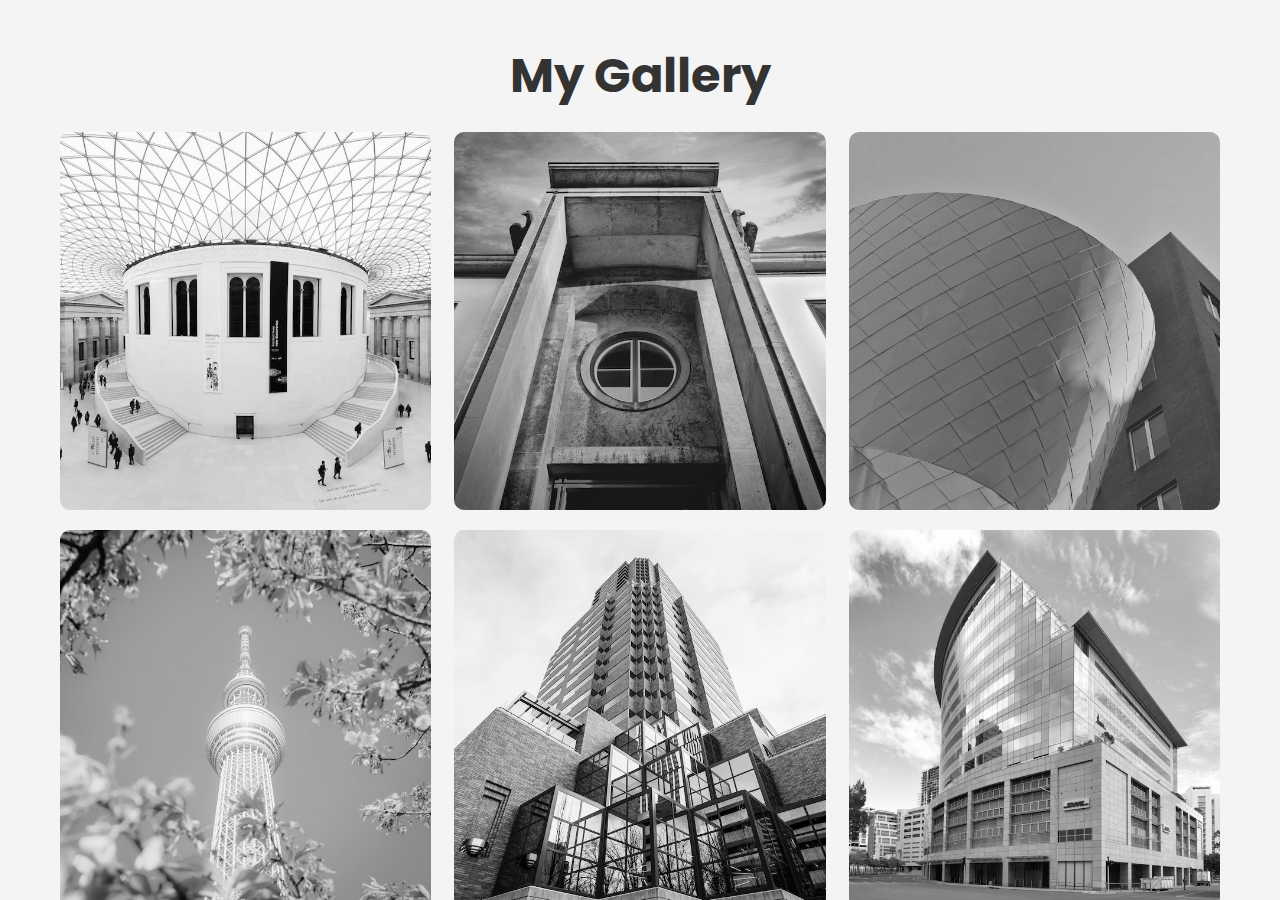
<file: Image gallery/index.html>
<!DOCTYPE html>
<html lang="en">
<head>
    <meta charset="UTF-8">
    <meta name="viewport" content="width=device-width, initial-scale=1.0">
    <title>Image_Gallery</title>
    <link rel="shortcut icon" href="favicon.ico" type="image/x-icon">
    <link rel="stylesheet" href="style.css">
</head>
<body>
    <div id="wrapper">
        <div class="container">
            <h1>My Gallery</h1>
            <div class="gallery">
                <figure class="card">
                    <img src="image1.jpg" alt="">
                    <figcaption>Image 1</figcaption>
                </figure>
                <figure class="card">
                    <img src="image2.jpeg" alt="">
                    <figcaption>Image 2</figcaption>
                </figure>
                <figure class="card">
                    <img src="image3.jpeg" alt="">
                    <figcaption>Image 3</figcaption>
                </figure>
                <figure class="card">
                    <img src="image4.jpeg" alt="">
                    <figcaption>Image 4</figcaption>
                </figure>
                <figure class="card">
                    <img src="image5.jpeg" alt="">
                    <figcaption>Image 5</figcaption>
                </figure>
                <figure class="card">
                    <img src="image6.jpeg" alt="">
                    <figcaption>Image 6</figcaption>
                </figure>
                <figure class="card">
                    <img src="image7.jpeg" alt="">
                    <figcaption>Image 7</figcaption>
                </figure>
                <figure class="card">
                    <img src="image8.jpeg" alt="">
                    <figcaption>Image 8</figcaption>
                </figure>
                <figure class="card">
                    <img src="image9.jpeg" alt="">
                    <figcaption>Image 9</figcaption>
                </figure>

            </div>
        </div>
    </div>
</body>
</html>
</file>
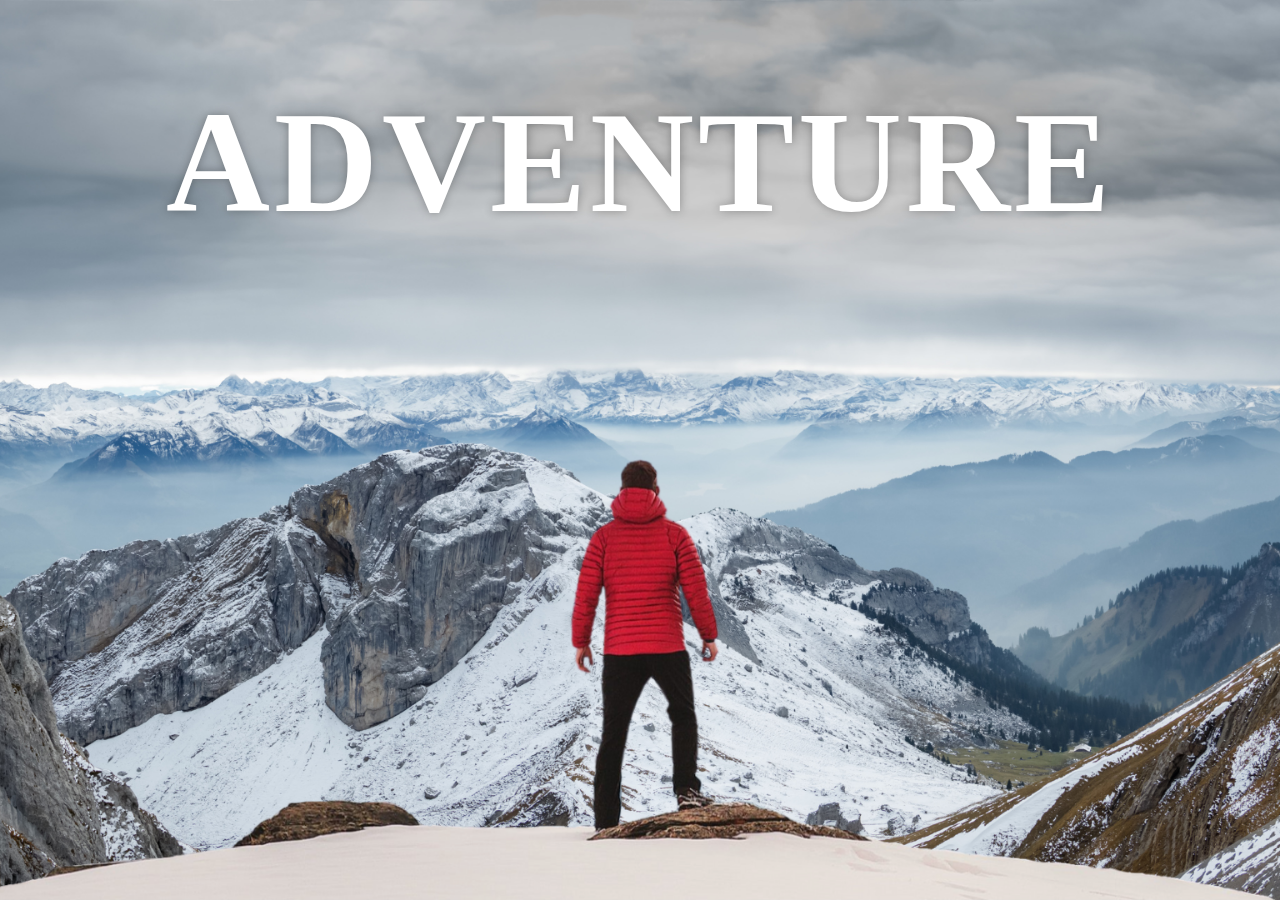
<file: Parallax_Website/index.html>
<!DOCTYPE html>
<html lang="en">
<head>
    <meta charset="UTF-8">
    <meta name="viewport" content="width=device-width, initial-scale=1.0">
    <title>Parallax-Website</title>
    <link rel="stylesheet" href="style.css">
</head>
<body>
    <div id="wrapper">
        <div class="container">
            <img src="background.png" class="background">
            <img src="foreground.png" class="foreground">
            <h1>ADVENTURE</h1>
        </div>

        <section>
            <h2 class="secHeading">Adventure Time!</h2>
            <p class="text">
                Adventure is the essence of the human spirit, a timeless pursuit that fuels our curiosity and drives us to explore the unknown. It's the thrill of setting out into uncharted territory, whether it's traversing dense jungles, scaling towering mountains, or embarking on a solo journey of self-discovery.
                <br><br>
                Adventure stirs the soul, pushing us beyond our comfort zones, and teaching us valuable lessons about resilience, adaptability, and the beauty of embracing the unexpected. 
            </p>
            <div class="bg bg1">
            <!-- multile classes -->
                <h2 class="desc">BIKING</h2>
            </div>
            <p class="text">
                Biking, also known as cycling, is not just a mode of transportation but a way of life for many enthusiasts around the world. The simple act of pedaling on two wheels brings a sense of freedom and connection with the great outdoors.
                <br><br>
                It is not only a fun recreational activity but also an eco-friendly and healthy means of getting around. It promotes physical fitness, cardiovascular health, and a reduced carbon footprint.Moreover, biking fosters a sense of community. Cyclists often form tight-knit groups, sharing their passion for pedaling and embarking on group rides that promote camaraderie and support. It's a sport that transcends age and background, bringing people together in the pursuit of adventure and a healthier lifestyle.So, whether you're a casual rider or a dedicated cyclist, biking offers a world of benefits, from improved health to a deeper connection with the environment and your fellow riders. Strap on your helmet, grab your bike, and embark on a journey of exploration and exhilaration on two wheels.
            </p>
            <div class="bg bg2">
                <h2 class="desc">PARA GLIDING</h2>
            </div>
            <p class="text">
                Paragliding is a thrilling adventure sport that offers an unmatched sense of freedom and a bird's-eye view of the world. Participants strap into a lightweight, wing-shaped parachute and launch themselves off elevated points such as hills, cliffs, or even mountains. 
                <br><br>
                Paragliding is not just about the adrenaline rush; it's an art and science that demands a deep understanding of wind patterns, thermals, and aerodynamics. Pilots learn to read the skies and make calculated decisions to stay aloft and navigate safely.The sensation of paragliding is unlike any other, as you float among the clouds, feeling the wind on your face and taking in breathtaking panoramic views. It's a sport that combines the thrill of adventure with a serene and meditative experience, making it a favorite pastime for those seeking both excitement and tranquility in the great outdoors.Safety is paramount in paragliding, with extensive training and equipment checks essential before taking flight. For those who embrace the challenge and respect the elements, paragliding offers a unique way to connect with the skies and experience the world from a perspective few ever get to enjoy.
            </p>
            <div class="bg bg3">
                <h2 class="desc">SURFING</h2>
            </div>
            <p class="text">
                Surfing is a captivating water sport that epitomizes the harmony between humans and the ocean. It involves riding on the surface of breaking waves using a specially designed board. Surfers paddle out into the open sea, patiently waiting for the right wave to catch. 
                <br><br>
                Surfing isn't just a sport; it's a way of life for many, embodying a deep connection to nature and the ever-changing rhythms of the sea. It requires a keen understanding of ocean conditions, tides, swells, and wind patterns, as well as physical strength, balance, and agility.The allure of surfing lies in the sense of freedom it provides. It's an exhilarating dance with the ocean's power, offering a profound escape from the demands of everyday life. Riding a wave can feel like a meditation, as surfers become attuned to the present moment, surrendering to the ebb and flow of the ocean.Surfing is more than just a sport; it's a lifestyle, a connection to nature, and a source of pure joy for those who embrace its challenges and rewards. It's a reminder that sometimes, the best way to find balance is to ride the waves of life with grace and determination.
            </p>
        </section>
    </div>
</body>
</html>
</file>
<file: Image gallery/style.css>
@import url("https://fonts.googleapis.com/css2?family=Poppins:wght@200;300;400;500;600;700;800&display=swap");
*{
    margin:0 ;
    padding: 0;
    box-sizing: border-box;
}
#wrapper{
    height: 100vh;
    overflow-x:hidden ;
    overflow-y: auto;
}
html, body{
    font-family: "Poppins", sans-serif;
    background-color: #f4f4f4;
    color: #333;
}
.container{
    height: 100%;
    max-width: 1200px;
    margin: 0 auto;
    padding: 20px;
}
.container h1{
    margin: 20px 0;
    text-align: center;
    margin-bottom: 20px;
    font-size: 3rem;
}
.gallery{
    display: flex;
    flex-wrap: wrap;
    justify-content: space-between;
}
.card{
    width: 32%;
    position: relative;  
    margin-bottom: 20px;
    border-radius: 10px;
    overflow: hidden; 
}
.card img{
    width: 100%;
    height: 100%;
    filter: grayscale(100%);
    box-shadow: 0 0 20px #333;
    object-fit: cover;
}
.card:hover{
    transform: scale(1.03);
    filter: drop-shadow(0 0 10px #333);
    transition: 0.3s;
}
.card:hover img{
    filter: grayscale(0%);
}
.card figcaption{
    position: absolute;
    bottom: 0;
    left: 0;
    padding: 25px;
    width: 100%;
    height: 20%;
    font-size: 16px;
    font-weight: 500;
    color: #fff;
    opacity: 0;
    border-radius: 0 0 10px 10px;
    background: linear-gradient(0deg, rgba(0, 0, 0, 0.2) 0%, rgba(255, 255, 255, 0) 100%);
    transition: 0.3s;
}
.card:hover figcaption{
    opacity: 1;
    transform: scale(1.03);
}
</file>
<file: Parallax_Website/style.css>
*{
    margin:0;
    padding:0;
    box-sizing: border-box;
}
#wrapper{
    height:100vh;
    overflow-x:hidden;
    overflow-y:auto;
    perspective: 10px;
}
.container{
    position: relative;
    display: flex;
    justify-content:center;
    align-items:center;
    height: 100%;
    transform-style:preserve-3d;
    z-index: -1;    
}
.background{
    transform: translateZ(-40px) scale(5);
} 
.foreground{
    transform: translateZ(-20px) scale(3);

}
.background, .foreground{
    position: absolute;
    height: 100%;
    width: 100%;
    z-index:-1;
    object-fit: cover;
    /* object fit:cover is used to fit the object in the container */
}
h1{
    position: absolute;
    top: 5rem;
    font-size: 9rem;
    letter-spacing: 4px;
    color:white;
    text-shadow: 0 0 10px rgba(0,0,0,0.3);
}
section{
    background-color: rgb(45,45,45);
    color: white;
    padding: 5rem 0;
}
.secHeading{
    font-size:5rem;
    padding: 0 10rem;
}
.text{
    font-size:2rem;
    margin:5rem 0;
    padding: 0 10rem;
}
.bg{
    position:relative;
    width:100%;
    height:500px;
    background-attachment:fixed;
    background-size:cover;
    background-position: center;
}
.desc{
    position:absolute;
    background-color: white;
    padding:0.5rem 2.5rem;
    top:50%; 
    left:50%; 
    transform: translateX(-50%) translateY(-50%);
    color:black;
    font-size:3.5rem;
    font-weight:600;
}

.bg1{
    background-image: url('sport-1.jpg');
}
.bg2{
    background-image: url('sport-2.jpg');
}
.bg3{ 
    background-image: url('sport-3.jpg');
}
</file>
